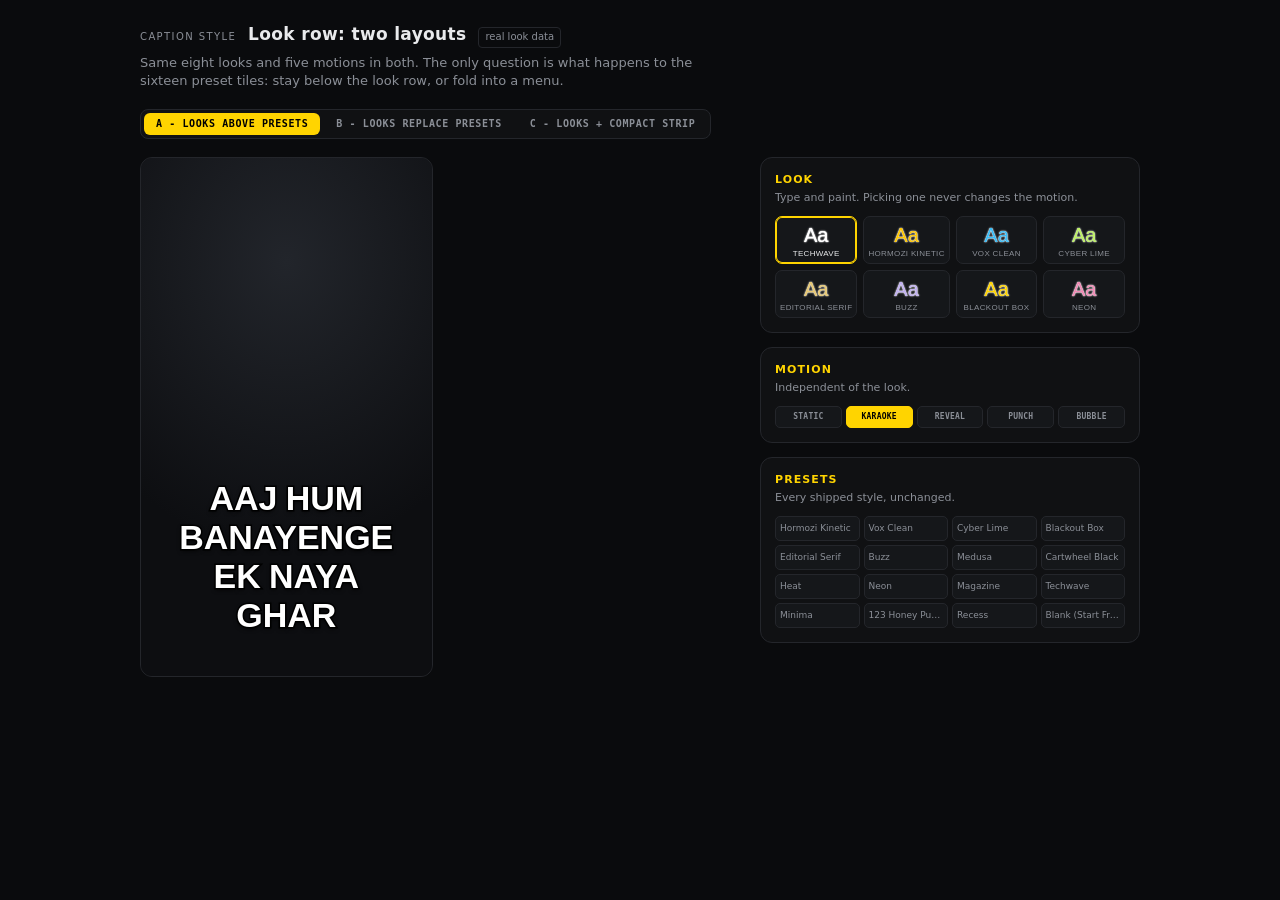
<file: mockups/look-row-options.html>
<!doctype html>
<html lang="en">
<head>
<meta charset="utf-8">
<meta name="viewport" content="width=device-width,initial-scale=1">
<title>Look row - two layouts</title>
<style>
  :root{
    --bg:#0a0b0d; --panel:#101113; --panel-2:#15171a; --panel-3:#1b1d21;
    --line:#24262b; --ink:#e9eaec; --muted:#8b8f97; --accent:#ffd400;
  }
  *{box-sizing:border-box}
  body{margin:0;background:var(--bg);color:var(--ink);
    font:13px/1.45 "Segoe UI",system-ui,sans-serif;-webkit-font-smoothing:antialiased}
  .wrap{max-width:1040px;margin:0 auto;padding:22px 20px 40px}
  header{display:flex;align-items:baseline;gap:12px;margin-bottom:6px}
  .kicker{font-size:10px;letter-spacing:.14em;text-transform:uppercase;color:var(--muted)}
  h1{margin:0;font-size:17px;letter-spacing:.02em}
  .tag{font-size:10px;padding:2px 6px;border:1px solid var(--line);border-radius:4px;color:var(--muted)}
  .sub{color:var(--muted);margin:0 0 18px;max-width:70ch}

  .switch{display:inline-flex;gap:4px;padding:3px;background:var(--panel);border:1px solid var(--line);border-radius:8px;margin-bottom:18px}
  .switch button{padding:6px 12px;font:800 10px/1 "Consolas",monospace;letter-spacing:.06em;
    color:var(--muted);background:none;border:0;border-radius:6px;cursor:pointer}
  .switch button[aria-pressed="true"]{background:var(--accent);color:#000}

  .grid{display:grid;grid-template-columns:1fr 380px;gap:22px;align-items:start}
  @media (max-width:900px){.grid{grid-template-columns:1fr}}

  .stage{position:relative;aspect-ratio:9/16;max-height:520px;background:#141518;border:1px solid var(--line);
    border-radius:12px;overflow:hidden;display:flex;align-items:flex-end;justify-content:center}
  .stage::before{content:"";position:absolute;inset:0;
    background:radial-gradient(120% 80% at 50% 20%,#22252b 0%,#0d0e11 70%)}
  .caption{position:relative;margin-bottom:14%;padding:0 8%;text-align:center;line-height:1.15}
  .caption span{display:inline-block;margin:0 .12em;transition:transform .12s ease}
  .caption .pill{position:absolute;z-index:-1;border-radius:.22em;opacity:0}

  .panel{background:var(--panel);border:1px solid var(--line);border-radius:12px;padding:14px}
  .panel + .panel{margin-top:14px}
  .panel h2{margin:0 0 2px;font-size:11px;letter-spacing:.1em;color:var(--accent);text-transform:uppercase}
  .panel p{margin:0 0 10px;font-size:11px;color:var(--muted)}

  .looks{display:grid;grid-template-columns:repeat(4,1fr);gap:6px}
  .look{background:var(--panel-2);border:1px solid var(--line);border-radius:7px;padding:7px 4px 5px;
    cursor:pointer;text-align:center}
  .look .aa{display:block;font-size:20px;line-height:1.1}
  .look .nm{display:block;margin-top:3px;font-size:8px;letter-spacing:.04em;color:var(--muted);
    text-transform:uppercase;white-space:nowrap;overflow:hidden;text-overflow:ellipsis}
  .look[aria-pressed="true"]{border-color:var(--accent);box-shadow:inset 0 0 0 1px var(--accent)}
  .look[aria-pressed="true"] .nm{color:var(--ink)}

  .modes{display:grid;grid-template-columns:repeat(5,1fr);gap:4px}
  .mode{padding:6px 2px;font:800 8px/1 "Consolas",monospace;letter-spacing:.03em;color:var(--muted);
    background:var(--panel-2);border:1px solid var(--line);border-radius:5px;cursor:pointer}
  .mode[aria-pressed="true"]{background:var(--accent);border-color:var(--accent);color:#000}

  .presets{display:grid;grid-template-columns:repeat(4,1fr);gap:4px}
  .preset{padding:5px 4px;font-size:9px;color:var(--muted);background:var(--panel-2);
    border:1px solid var(--line);border-radius:5px;white-space:nowrap;overflow:hidden;text-overflow:ellipsis}
  .presets.is-strip{grid-template-columns:repeat(8,1fr);gap:3px}
  .presets.is-strip .preset{padding:4px 2px;font-size:7.5px;background:none;border-color:transparent;
    text-align:center;letter-spacing:.02em}
  .presets.is-strip .preset:hover{border-color:var(--line);color:var(--ink)}
  .more{display:flex;gap:6px;align-items:center}
  .more select{flex:1;background:var(--panel-2);color:var(--ink);border:1px solid var(--line);
    border-radius:6px;padding:6px;font:11px "Segoe UI",sans-serif}
  .note{margin-top:8px;font:9px/1.5 "Consolas",monospace;color:var(--muted);opacity:.8}

  .hidden{display:none}
  .cap{font-size:10px;letter-spacing:.1em;text-transform:uppercase;color:var(--muted);margin:0 0 8px}
</style>
</head>
<body>
<div class="wrap">
  <header>
    <span class="kicker">Caption style</span>
    <h1>Look row: two layouts</h1>
    <span class="tag">real look data</span>
  </header>
  <p class="sub">Same eight looks and five motions in both. The only question is what happens to the
    sixteen preset tiles: stay below the look row, or fold into a menu.</p>

  <div class="switch" role="group" aria-label="Layout">
    <button type="button" data-layout="a" aria-pressed="true">A - LOOKS ABOVE PRESETS</button>
    <button type="button" data-layout="b" aria-pressed="false">B - LOOKS REPLACE PRESETS</button>
    <button type="button" data-layout="c" aria-pressed="false">C - LOOKS + COMPACT STRIP</button>
  </div>

  <div class="grid">
    <div class="stage"><div class="caption" id="caption"></div></div>

    <div>
      <div class="panel">
        <h2>Look</h2>
        <p>Type and paint. Picking one never changes the motion.</p>
        <div class="looks" id="looks"></div>
      </div>

      <div class="panel">
        <h2>Motion</h2>
        <p>Independent of the look.</p>
        <div class="modes" id="modes"></div>
      </div>

      <div class="panel" id="presetPanel">
        <h2 id="presetTitle">Presets</h2>
        <p id="presetNote">Every shipped style, unchanged.</p>
        <div class="presets" id="presets"></div>
        <div class="more hidden" id="more">
          <select id="presetSelect"></select>
        </div>
      </div>
    </div>
  </div>
</div>

<script>
var LOOKS = [{"id": "techwave", "name": "Techwave", "font": "Arial Black", "base": "#FFFFFF", "hi": "#FFFFFF", "outline": 6, "shadow": 4, "box": false, "upper": true}, {"id": "hormozi", "name": "Hormozi Kinetic", "font": "Impact", "base": "#FFFFFF", "hi": "#FFC700", "outline": 5, "shadow": 2, "box": false, "upper": true}, {"id": "vox", "name": "Vox Clean", "font": "Segoe UI", "base": "#FFFFFF", "hi": "#38BDF8", "outline": 3, "shadow": 1, "box": false, "upper": false}, {"id": "cyber", "name": "Cyber Lime", "font": "Consolas", "base": "#E5E7EB", "hi": "#BEF264", "outline": 4, "shadow": 2, "box": false, "upper": true}, {"id": "editorial", "name": "Editorial Serif", "font": "Georgia", "base": "#F5F1E8", "hi": "#E7C873", "outline": 2, "shadow": 3, "box": false, "upper": false}, {"id": "buzz", "name": "Buzz", "font": "Arial Black", "base": "#FFFFFF", "hi": "#C0B0F0", "outline": 0, "shadow": 4, "box": false, "upper": true}, {"id": "blackout", "name": "Blackout Box", "font": "Arial Black", "base": "#FFFFFF", "hi": "#FFD400", "outline": 18, "shadow": 0, "box": true, "upper": true}, {"id": "neon", "name": "Neon", "font": "Segoe UI", "base": "#FFFFFF", "hi": "#F08AB5", "outline": 0, "shadow": 4, "box": false, "upper": false}];
var PRESETS = [{"id": "hormozi", "name": "Hormozi Kinetic", "short": "Hormozi"}, {"id": "vox", "name": "Vox Clean", "short": "Vox"}, {"id": "cyber", "name": "Cyber Lime", "short": "Cyber"}, {"id": "blackout", "name": "Blackout Box", "short": "Blackout"}, {"id": "editorial", "name": "Editorial Serif", "short": "Editorial"}, {"id": "buzz", "name": "Buzz", "short": "Buzz"}, {"id": "medusa", "name": "Medusa", "short": "Medusa"}, {"id": "cartwheel", "name": "Cartwheel Black", "short": "Cartwheel"}, {"id": "heat", "name": "Heat", "short": "Heat"}, {"id": "neon", "name": "Neon", "short": "Neon"}, {"id": "magazine", "name": "Magazine", "short": "Magazine"}, {"id": "techwave", "name": "Techwave", "short": "Techwave"}, {"id": "minima", "name": "Minima", "short": "Minima"}, {"id": "honeypunch", "name": "123 Honey Punch", "short": "Honey"}, {"id": "recess", "name": "Recess", "short": "Recess"}, {"id": "blank", "name": "Blank (Start From Scratch)", "short": "Blank"}];

var SENTENCE = ["aaj", "hum", "banayenge", "ek", "naya", "ghar"];
var state = { layout: "a", look: "techwave", motion: "karaoke" };

var $ = function (id) { return document.getElementById(id); };

function look() {
  return LOOKS.filter(function (l) { return l.id === state.look; })[0];
}

function buildLooks() {
  var host = $("looks");
  host.innerHTML = "";
  LOOKS.forEach(function (l) {
    var b = document.createElement("button");
    b.type = "button";
    b.className = "look";
    b.dataset.look = l.id;
    b.setAttribute("aria-pressed", String(l.id === state.look));
    b.innerHTML =
      '<span class="aa" style="font-family:\'' + l.font + '\',sans-serif;color:' + l.hi +
      ';text-shadow:0 0 1px ' + l.base + ',0 0 2px ' + l.base + '">Aa</span>' +
      '<span class="nm">' + l.name + '</span>';
    b.addEventListener("click", function () { state.look = l.id; buildLooks(); render(); });
    host.appendChild(b);
  });
}

function buildModes() {
  var host = $("modes");
  var MODES = [
    ["static", "STATIC"], ["karaoke", "KARAOKE"], ["reveal", "REVEAL"],
    ["punch", "PUNCH"], ["bubble", "BUBBLE"]
  ];
  host.innerHTML = "";
  MODES.forEach(function (m) {
    var b = document.createElement("button");
    b.type = "button";
    b.className = "mode";
    b.dataset.mode = m[0];
    b.textContent = m[1];
    b.setAttribute("aria-pressed", String(m[0] === state.motion));
    b.addEventListener("click", function () { state.motion = m[0]; buildModes(); render(); });
    host.appendChild(b);
  });
}

function buildPresets() {
  var host = $("presets");
  host.innerHTML = "";
  PRESETS.forEach(function (p) {
    var d = document.createElement("div");
    d.className = "preset";
    d.dataset.full = p.name;
    d.dataset.short = p.short;
    d.textContent = p.name;
    host.appendChild(d);
  });
  var sel = $("presetSelect");
  sel.innerHTML = PRESETS.map(function (p) {
    return '<option>' + p.name + '</option>';
  }).join("");
}

function setLayout(id) {
  state.layout = id;
  document.querySelectorAll(".switch button").forEach(function (b) {
    b.setAttribute("aria-pressed", String(b.dataset.layout === id));
  });
  var a = id === "a";
  var c = id === "c";
  $("presets").classList.toggle("hidden", id === "b");
  $("presets").classList.toggle("is-strip", c);
  $("more").classList.toggle("hidden", id !== "b");
  $("presetTitle").textContent = id === "b" ? "More presets" : "Presets";
  $("presetNote").textContent = id === "b"
    ? "The sixteen tiles fold into a menu; the eight looks cover the common case."
    : c
      ? "A quiet strip: all sixteen names, two rows. The look row does the visual browsing."
      : "Every shipped style, unchanged.";
  document.querySelectorAll(".preset").forEach(function (p) {
    p.textContent = c ? p.dataset.short : p.dataset.full;
    p.title = p.dataset.full;
  });
}

function render() {
  var l = look();
  var cap = $("caption");
  var spoken = 2;
  cap.style.fontFamily = "'" + l.font + "',sans-serif";
  cap.style.fontSize = "34px";
  cap.style.fontWeight = "700";
  cap.style.textTransform = l.upper ? "uppercase" : "none";
  cap.innerHTML = "";

  SENTENCE.forEach(function (word, i) {
    var span = document.createElement("span");
    span.textContent = word;
    var isSpoken = i <= spoken;
    var isCurrent = i === spoken;
    span.style.color = isSpoken ? l.hi : l.base;
    span.style.webkitTextStroke = l.outline ? (l.outline / 2) + "px #000" : "0";
    span.style.paintOrder = "stroke fill";
    span.style.textShadow = l.shadow ? "0 " + (l.shadow / 2) + "px " + l.shadow + "px rgba(0,0,0,.75)" : "none";
    if (l.box) {
      span.style.background = "#000";
      span.style.padding = ".08em .18em";
      span.style.borderRadius = ".1em";
    }
    if (state.motion === "punch" && isCurrent) span.style.transform = "scale(1.5)";
    if (state.motion === "bubble" && isCurrent) {
      span.style.background = l.hi;
      span.style.color = "#000";
      span.style.padding = ".1em .22em";
      span.style.borderRadius = ".24em";
      span.style.webkitTextStroke = "0";
    }
    if (state.motion === "static") span.style.color = l.base;
    if (state.motion === "reveal") span.style.color = isSpoken ? l.hi : l.base;
    cap.appendChild(span);
  });
}

buildLooks();
buildModes();
buildPresets();
setLayout("a");
render();
document.querySelectorAll(".switch button").forEach(function (b) {
  b.addEventListener("click", function () { setLayout(b.dataset.layout); });
});
</script>
</body>
</html>
</file>
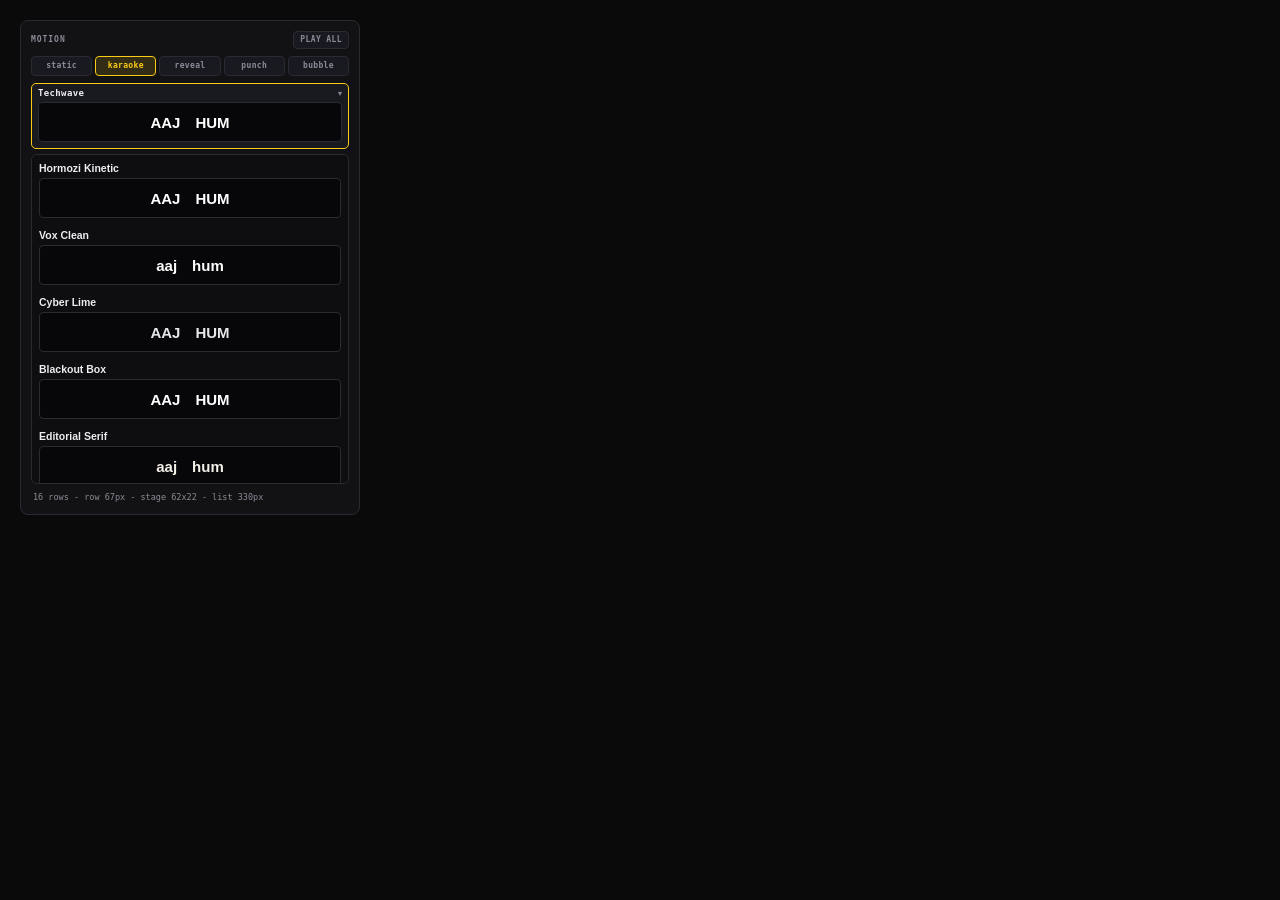
<file: mockups/picker-motion-preview.html>
<!DOCTYPE html>
<html lang="en">
<head>
<meta charset="UTF-8">
<title>Style picker - motion preview</title>
<style>
  :root {
    --bg: #0a0a0b; --panel: #121214; --panel-2: #191920; --line: #2a2a33;
    --ink: #ececf1; --muted: #8b8b98; --accent: #facc15;
  }
  * { box-sizing: border-box; }
  body {
    margin: 0; padding: 20px; background: var(--bg); color: var(--ink);
    font: 12px/1.4 "Segoe UI", system-ui, sans-serif;
  }
  .panel {
    width: 340px; background: var(--panel); border: 1px solid var(--line);
    border-radius: 8px; padding: 10px;
  }
  .head { display: flex; align-items: center; gap: 8px; margin-bottom: 7px; }
  .head .label {
    font: 800 8px/1 "Consolas", monospace; letter-spacing: .12em;
    color: var(--muted); flex: 1;
  }
  .toggle {
    font: 800 8px/1 "Consolas", monospace; letter-spacing: .05em;
    padding: 4px 6px; border-radius: 4px; cursor: pointer;
    background: var(--panel-2); color: var(--muted); border: 1px solid var(--line);
  }
  .toggle[aria-pressed="true"] { color: var(--accent); border-color: var(--accent); }
  .motions { display: flex; gap: 3px; margin-bottom: 7px; }
  .motion {
    flex: 1; font: 800 8px/1 "Consolas", monospace; letter-spacing: .04em;
    padding: 5px 2px; border-radius: 4px; cursor: pointer;
    background: var(--panel-2); color: var(--muted); border: 1px solid var(--line);
  }
  .motion[aria-pressed="true"] { background: rgba(250, 204, 21, .14); color: var(--accent); border-color: var(--accent); }
  .trigger {
    display: block; width: 100%; margin-bottom: 5px;
    padding: 5px 6px 6px; background: var(--panel-2); border: 1px solid var(--accent);
    border-radius: 5px; text-align: left; color: var(--ink); cursor: pointer;
  }
  .trigger .top { display: flex; align-items: baseline; gap: 6px; margin-bottom: 4px; }
  .trigger .nm { flex: 1; font: 800 9px/1 "Consolas", monospace; letter-spacing: .04em; }
  .trigger .chev { color: var(--muted); font-size: 8px; }
  .list {
    border: 1px solid var(--line); border-radius: 6px; padding: 2px;
    background: #0e0e11; max-height: 330px; overflow: auto;
  }
  .row {
    display: block; width: 100%;
    padding: 5px 5px 6px; border: 0; border-radius: 4px; background: none;
    color: var(--ink); text-align: left; cursor: pointer;
  }
  .row:hover, .row[aria-selected="true"] { background: rgba(255, 255, 255, .06); }
  .row b {
    display: block; margin-bottom: 4px;
    font-size: 10.5px; font-weight: 600; white-space: nowrap; overflow: hidden; text-overflow: ellipsis;
  }

  .stage {
    --base: #fff; --accent: #ffc700; --back: #101010;
    display: flex; align-items: center; justify-content: center; gap: 7px;
    width: 100%; height: 40px; padding: 0 10px;
    overflow: hidden; white-space: nowrap;
    border: 1px solid var(--line); border-radius: 4px; background: #07070a;
  }
  .word {
    font-size: 15px; line-height: 1; padding: 2px 4px; border-radius: 3px;
    color: var(--base);
    background-image: linear-gradient(var(--accent), var(--accent));
    background-repeat: no-repeat; background-position: 0 50%; background-size: 0 100%;
  }
  .row:hover .word,
  .row[aria-selected="true"] .word,
  body.always .word {
    animation-name: var(--anim);
    animation-duration: 2.6s;
    animation-delay: calc(var(--i, 0) * .5s);
    animation-iteration-count: infinite;
    animation-fill-mode: both;
  }
  @keyframes picker-karaoke {
    0% { color: var(--base); }
    12%, 72% { color: var(--accent); }
    88%, 100% { color: var(--base); }
  }
  @keyframes picker-word-pop {
    0% { opacity: 0; transform: scale(.72); color: var(--accent); }
    10% { opacity: 1; transform: scale(1.16); }
    18%, 76% { opacity: 1; transform: scale(1); color: var(--accent); }
    88%, 100% { opacity: 0; transform: scale(.96); color: var(--accent); }
  }
  @keyframes picker-reveal {
    0% { opacity: 0; transform: translateY(6px) scale(.92); }
    14%, 78% { opacity: 1; transform: none; }
    90%, 100% { opacity: 0; transform: translateY(0) scale(.98); }
  }
  @keyframes picker-punch {
    0%, 100% { transform: scale(1); color: var(--base); }
    8% { transform: scale(1.32); color: var(--accent); }
    22%, 74% { transform: scale(1); color: var(--accent); }
    86% { color: var(--base); }
  }
  @keyframes picker-bubble {
    0% { background-size: 0 100%; color: var(--base); }
    12%, 76% { background-size: 100% 100%; color: var(--back); }
    90%, 100% { background-size: 0 100%; color: var(--base); }
  }
  @media (prefers-reduced-motion: reduce) {
    .word { animation: none !important; }
  }

  .note { margin: 7px 2px 0; font: 8.5px/1.5 "Consolas", monospace; color: var(--muted); }
</style>
</head>
<body>
<div class="panel">
  <div class="head">
    <span class="label">MOTION</span>
    <button class="toggle" id="always" type="button" aria-pressed="false">PLAY ALL</button>
  </div>
  <div class="motions" id="motions"></div>
  <button class="trigger" type="button">
    <span class="top">
      <span class="nm" id="triggerName"></span>
      <span class="chev">▾</span>
    </span>
    <span id="triggerStage"></span>
  </button>
  <div class="list" id="list" role="listbox" aria-label="Presets"></div>
  <div class="note" id="facts"></div>
</div>

<script>
var PRESETS = [{"id": "hormozi", "name": "Hormozi Kinetic", "font": "Impact", "base": "#FFFFFF", "accent": "#FFC700", "back": "#00000080", "bold": true, "upper": true, "motion": "static"}, {"id": "vox", "name": "Vox Clean", "font": "Segoe UI", "base": "#FFFFFF", "accent": "#38BDF8", "back": "#00000080", "bold": true, "upper": false, "motion": "static"}, {"id": "cyber", "name": "Cyber Lime", "font": "Consolas", "base": "#E5E7EB", "accent": "#BEF264", "back": "#00000080", "bold": true, "upper": true, "motion": "static"}, {"id": "blackout", "name": "Blackout Box", "font": "Arial Black", "base": "#FFFFFF", "accent": "#FFD400", "back": "#000000", "bold": true, "upper": true, "motion": "static"}, {"id": "editorial", "name": "Editorial Serif", "font": "Georgia", "base": "#F5F1E8", "accent": "#E7C873", "back": "#00000080", "bold": true, "upper": false, "motion": "static"}, {"id": "buzz", "name": "Buzz", "font": "Arial Black", "base": "#FFFFFF", "accent": "#C0B0F0", "back": "#00000080", "bold": true, "upper": true, "motion": "static"}, {"id": "medusa", "name": "Medusa", "font": "Arial Black", "base": "#FFFFFF", "accent": "#3BE80D", "back": "#000000E6", "bold": true, "upper": true, "motion": "static"}, {"id": "cartwheel", "name": "Cartwheel Black", "font": "Arial Black", "base": "#FFFFFF", "accent": "#8A16F0", "back": "#000000E6", "bold": true, "upper": true, "motion": "static"}, {"id": "heat", "name": "Heat", "font": "Arial Black", "base": "#FF1A1A", "accent": "#FF5A1F", "back": "#00000080", "bold": true, "upper": false, "motion": "static"}, {"id": "neon", "name": "Neon", "font": "Segoe UI", "base": "#FFFFFF", "accent": "#F08AB5", "back": "#00000080", "bold": true, "upper": false, "motion": "static"}, {"id": "magazine", "name": "Magazine", "font": "Segoe UI", "base": "#FFFFFF", "accent": "#F5E63D", "back": "#00000080", "bold": true, "upper": false, "motion": "static"}, {"id": "techwave", "name": "Techwave", "font": "Arial Black", "base": "#FFFFFF", "accent": "#FFFFFF", "back": "#00000080", "bold": true, "upper": true, "motion": "static"}, {"id": "minima", "name": "Minima", "font": "Segoe UI", "base": "#FFFFFF", "accent": "#FFFFFF", "back": "#00000080", "bold": true, "upper": false, "motion": "static"}, {"id": "honeypunch", "name": "123 Honey Punch", "font": "Arial", "base": "#FFFFFF", "accent": "#F6C83E", "back": "#00000080", "bold": true, "upper": false, "motion": "word-pop"}, {"id": "recess", "name": "Recess", "font": "Arial Black", "base": "#FFFFFF", "accent": "#FFFFFF", "back": "#00000000", "bold": true, "upper": true, "motion": "word-pop"}, {"id": "blank", "name": "Blank (Start From Scratch)", "font": "Segoe UI", "base": "#FFFFFF", "accent": "#FFFFFF", "back": "#00000080", "bold": true, "upper": false, "motion": "static"}];
var MOTIONS = ["static", "karaoke", "reveal", "punch", "bubble"];
var ANIM = {
  "word-pop": "picker-word-pop",
  karaoke: "picker-karaoke",
  reveal: "picker-reveal",
  punch: "picker-punch",
  bubble: "picker-bubble"
};
var state = { motion: "karaoke", selected: "techwave" };

var $ = function (id) { return document.getElementById(id); };

function stageFor(preset, motion) {
  var stage = document.createElement("span");
  stage.className = "stage";
  stage.style.setProperty("--base", preset.base);
  stage.style.setProperty("--accent", preset.accent);
  stage.style.setProperty("--back", preset.back);
  stage.style.fontFamily = "'" + preset.font + "', sans-serif";
  stage.style.fontWeight = preset.bold ? "900" : "700";
  var sample = preset.upper ? "AAJ HUM" : "aaj hum";
  var anim = ANIM[motion] || ANIM[preset.motion];
  sample.split(" ").forEach(function (text, i) {
    var w = document.createElement("span");
    w.className = "word";
    w.textContent = text;
    w.style.setProperty("--i", String(i));
    if (anim) w.style.setProperty("--anim", anim);
    stage.appendChild(w);
  });
  return stage;
}

function buildMotions() {
  var host = $("motions");
  host.textContent = "";
  MOTIONS.forEach(function (m) {
    var b = document.createElement("button");
    b.type = "button";
    b.className = "motion";
    b.textContent = m;
    b.setAttribute("aria-pressed", String(m === state.motion));
    b.addEventListener("click", function () {
      state.motion = m;
      buildMotions();
      buildList();
      buildTrigger();
    });
    host.appendChild(b);
  });
}

function buildList() {
  var host = $("list");
  host.textContent = "";
  PRESETS.forEach(function (p) {
    var row = document.createElement("button");
    row.type = "button";
    row.className = "row";
    row.setAttribute("role", "option");
    row.setAttribute("aria-selected", String(p.id === state.selected));
    row.title = p.name + " - " + p.font;
    var b = document.createElement("b");
    b.textContent = p.name;
    row.appendChild(b);
    row.appendChild(stageFor(p, state.motion));
    row.addEventListener("click", function () {
      state.selected = p.id;
      buildList();
      buildTrigger();
    });
    host.appendChild(row);
  });
  var row = host.querySelector(".row");
  $("facts").textContent =
    PRESETS.length + " rows - row " + Math.round(row.getBoundingClientRect().height) +
    "px - stage 62x22 - list " + Math.round(host.getBoundingClientRect().height) + "px";
}

function buildTrigger() {
  var p = PRESETS.filter(function (x) { return x.id === state.selected; })[0];
  var host = $("triggerStage");
  host.textContent = "";
  host.appendChild(stageFor(p, state.motion));
  $("triggerName").textContent = p.name;
}

$("always").addEventListener("click", function () {
  var on = document.body.classList.toggle("always");
  this.setAttribute("aria-pressed", String(on));
});

buildMotions();
buildList();
buildTrigger();
</script>
</body>
</html>
</file>
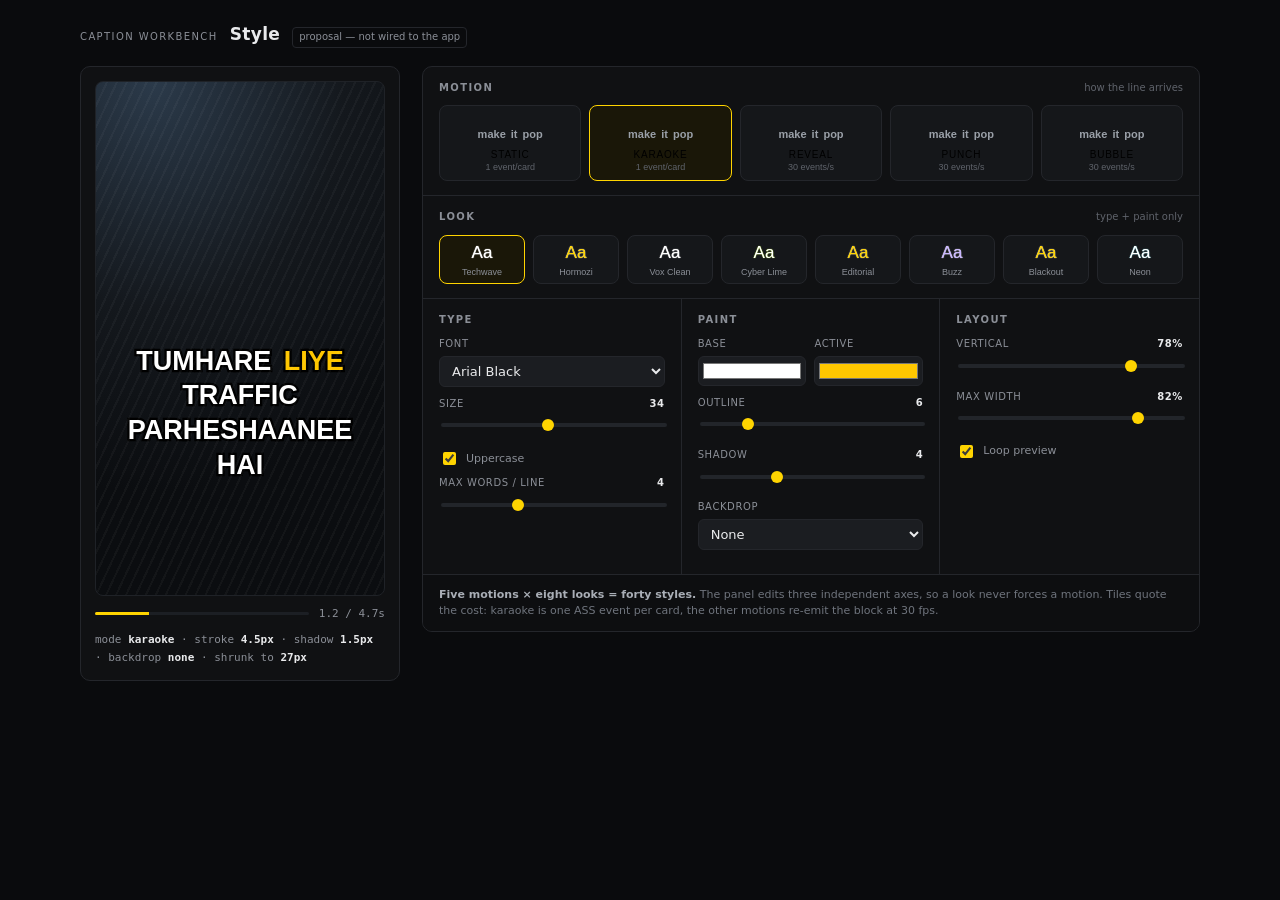
<file: mockups/style-panel.html>
<!doctype html>
<html lang="en">
<head>
<meta charset="utf-8">
<meta name="viewport" content="width=device-width,initial-scale=1">
<title>Caption Style — proposed panel</title>
<style>
  :root{
    --bg:#0a0b0d; --panel:#101113; --panel-2:#15171a; --panel-3:#1b1d21;
    --line:#24262b; --ink:#e9eaec; --muted:#8b8f97; --accent:#ffd400;
  }
  *{box-sizing:border-box}
  html,body{height:100%}
  body{
    margin:0;background:var(--bg);color:var(--ink);
    font:13px/1.45 "Segoe UI",system-ui,sans-serif;
    -webkit-font-smoothing:antialiased;
  }
  .wrap{max-width:1160px;margin:0 auto;padding:22px 20px 40px}

  /* ---------- header ---------- */
  header{display:flex;align-items:baseline;gap:12px;margin-bottom:18px}
  .kicker{font-size:10px;letter-spacing:.14em;text-transform:uppercase;color:var(--muted)}
  h1{margin:0;font-size:17px;letter-spacing:.02em}
  .tag{font-size:10px;padding:2px 6px;border:1px solid var(--line);border-radius:4px;color:var(--muted)}

  /* ---------- layout ---------- */
  .grid{display:grid;grid-template-columns:320px 1fr;gap:22px;align-items:start}
  @media (max-width:900px){.grid{grid-template-columns:1fr}}

  /* ---------- stage ---------- */
  .stage{background:var(--panel);border:1px solid var(--line);border-radius:10px;padding:14px}
  .phone{
    position:relative;width:100%;aspect-ratio:9/16;border-radius:8px;overflow:hidden;
    background:
      radial-gradient(120% 80% at 20% 0%,#2b3a4a 0%,#14181d 55%,#0b0d10 100%);
    border:1px solid #1f2227;
  }
  .phone::after{
    content:"";position:absolute;inset:0;pointer-events:none;
    background:repeating-linear-gradient(115deg,rgba(255,255,255,.035) 0 2px,transparent 2px 9px);
  }
  .caption{
    position:absolute;left:8%;right:8%;text-align:center;
    display:flex;flex-wrap:wrap;justify-content:center;gap:0 .34em;
    line-height:1.28;
  }
  .caption .w{display:inline-block;transition:color .12s,opacity .15s,transform .12s,background .12s;
    padding:0 .06em;border-radius:.22em}
  .boxed{padding:.22em .5em;border-radius:.34em}

  .transport{display:flex;align-items:center;gap:10px;margin-top:12px}
  .bar{flex:1;height:3px;background:#1c1f24;border-radius:2px;overflow:hidden}
  .bar i{display:block;height:100%;width:0;background:var(--accent)}
  .clock{font:11px/1 ui-monospace,Consolas,monospace;color:var(--muted);min-width:64px;text-align:right}
  .spec{margin-top:12px;font:11px/1.6 ui-monospace,Consolas,monospace;color:var(--muted)}
  .spec b{color:var(--ink);font-weight:600}

  /* ---------- panel ---------- */
  .panel{background:var(--panel);border:1px solid var(--line);border-radius:10px;overflow:hidden}
  .sect{border-bottom:1px solid var(--line);padding:14px 16px}
  .sect:last-child{border-bottom:0}
  .sect h2{
    margin:0 0 10px;font-size:10px;letter-spacing:.14em;text-transform:uppercase;
    color:var(--muted);display:flex;justify-content:space-between;align-items:center;
  }
  .sect h2 span{letter-spacing:0;text-transform:none;font-weight:400;color:#5f636b}

  /* motion tiles */
  .modes{display:grid;grid-template-columns:repeat(5,1fr);gap:8px}
  .mode{
    position:relative;background:var(--panel-2);border:1px solid var(--line);border-radius:8px;
    padding:22px 6px 8px;cursor:pointer;text-align:center;transition:border-color .12s,background .12s;
  }
  .mode:hover{border-color:#3a3d44}
  .mode[aria-pressed="true"]{border-color:var(--accent);background:#1a1708}
  .mode .mini{display:block;font:900 11px/1.2 "Arial Black",sans-serif;color:#9aa0a8;margin-bottom:8px;
    white-space:nowrap;overflow:hidden;text-overflow:ellipsis}
  .mode .mini .w{display:inline-block;padding:0 1px}
  .mode .name{display:block;font-size:10px;letter-spacing:.08em;text-transform:uppercase}
  .mode .cost{display:block;font-size:9px;color:#5f636b;margin-top:2px;letter-spacing:0}

  @keyframes t-karaoke{0%,18%{color:#5a5f68}38%,100%{color:var(--accent)}}
  @keyframes t-reveal{0%,12%{opacity:0}34%,100%{opacity:1}}
  @keyframes t-punch{0%,18%{transform:scale(1)}38%,64%{transform:scale(1.5)}100%{transform:scale(1)}}
  @keyframes t-bubble{0%,18%{background:transparent;color:#5a5f68}38%,100%{background:var(--accent);color:#0a0b0d}}

  /* look chips */
  .looks{display:grid;grid-template-columns:repeat(8,1fr);gap:8px}
  .look{
    background:var(--panel-2);border:1px solid var(--line);border-radius:8px;padding:8px 4px 6px;
    cursor:pointer;text-align:center;transition:border-color .12s;
  }
  .look:hover{border-color:#3a3d44}
  .look[aria-pressed="true"]{border-color:var(--accent);background:#1a1708}
  .look .aa{display:block;font-size:17px;line-height:1;margin-bottom:6px}
  .look .nm{display:block;font-size:9px;color:var(--muted);white-space:nowrap;overflow:hidden;text-overflow:ellipsis}

  /* controls */
  .groups{display:grid;grid-template-columns:repeat(3,1fr);gap:0}
  @media (max-width:760px){.groups{grid-template-columns:1fr}.looks{grid-template-columns:repeat(4,1fr)}.modes{grid-template-columns:repeat(2,1fr)}}
  .group{padding:14px 16px;border-right:1px solid var(--line)}
  .group:last-child{border-right:0}
  .group h3{margin:0 0 10px;font-size:10px;letter-spacing:.14em;text-transform:uppercase;color:var(--muted)}
  .field{display:block;margin-bottom:10px}
  .field .lab{display:flex;justify-content:space-between;font-size:10px;letter-spacing:.06em;
    text-transform:uppercase;color:var(--muted);margin-bottom:4px}
  .field .lab b{color:var(--ink);font-weight:600;font-variant-numeric:tabular-nums}
  select,input[type="text"],input[type="color"]{
    width:100%;background:var(--panel-3);color:var(--ink);border:1px solid var(--line);
    border-radius:6px;padding:6px 8px;font:inherit;outline:none;
  }
  select:focus,input:focus{border-color:#4a4e57}
  input[type="color"]{padding:2px;height:30px;cursor:pointer}
  input[type="range"]{-webkit-appearance:none;width:100%;height:16px;background:transparent;cursor:pointer}
  input[type="range"]::-webkit-slider-runnable-track{height:4px;background:#22252a;border-radius:2px}
  input[type="range"]::-webkit-slider-thumb{-webkit-appearance:none;width:12px;height:12px;margin-top:-4px;
    border-radius:50%;background:var(--accent);border:0}
  .row2{display:grid;grid-template-columns:1fr 1fr;gap:8px}
  .check{display:flex;align-items:center;gap:7px;font-size:11px;color:var(--muted);margin-bottom:8px;cursor:pointer}
  .check input{accent-color:var(--accent)}

  .note{padding:12px 16px;font-size:11px;color:#6f747d;border-top:1px solid var(--line);background:#0d0e10}
  .note b{color:#a9aeb6;font-weight:600}
</style>
</head>
<body>
<div class="wrap">
  <header>
    <span class="kicker">Caption Workbench</span>
    <h1>Style</h1>
    <span class="tag">proposal — not wired to the app</span>
  </header>

  <div class="grid">
    <!-- ---------------- stage ---------------- -->
    <section class="stage">
      <div class="phone">
        <div class="caption" id="caption"></div>
      </div>
      <div class="transport">
        <div class="bar"><i id="progress"></i></div>
        <span class="clock" id="clock">0.0 / 5.4s</span>
      </div>
      <div class="spec" id="spec"></div>
    </section>

    <!-- ---------------- panel ---------------- -->
    <section class="panel">

      <div class="sect">
        <h2>Motion <span>how the line arrives</span></h2>
        <div class="modes" id="modes"></div>
      </div>

      <div class="sect">
        <h2>Look <span>type + paint only</span></h2>
        <div class="looks" id="looks"></div>
      </div>

      <div class="groups">
        <div class="group">
          <h3>Type</h3>
          <label class="field">
            <span class="lab">Font</span>
            <select id="font">
              <option>Arial Black</option>
              <option>Impact</option>
              <option>Segoe UI</option>
              <option>Consolas</option>
              <option>Georgia</option>
              <option>Verdana</option>
              <option>Trebuchet MS</option>
            </select>
          </label>
          <label class="field">
            <span class="lab">Size <b id="sizeVal">34</b></span>
            <input type="range" id="size" min="16" max="54" value="34">
          </label>
          <label class="check"><input type="checkbox" id="upper" checked> Uppercase</label>
          <label class="field">
            <span class="lab">Max words / line <b id="wordsVal">4</b></span>
            <input type="range" id="words" min="2" max="8" value="4">
          </label>
        </div>

        <div class="group">
          <h3>Paint</h3>
          <div class="row2">
            <label class="field"><span class="lab">Base</span><input type="color" id="base" value="#ffffff"></label>
            <label class="field"><span class="lab">Active</span><input type="color" id="highlight" value="#ffc700"></label>
          </div>
          <label class="field">
            <span class="lab">Outline <b id="outlineVal">6</b></span>
            <input type="range" id="outline" min="0" max="30" value="6">
          </label>
          <label class="field">
            <span class="lab">Shadow <b id="shadowVal">4</b></span>
            <input type="range" id="shadow" min="0" max="12" value="4">
          </label>
          <label class="field">
            <span class="lab">Backdrop</span>
            <select id="backdrop">
              <option value="none">None</option>
              <option value="box">Box</option>
              <option value="pill">Pill</option>
            </select>
          </label>
        </div>

        <div class="group">
          <h3>Layout</h3>
          <label class="field">
            <span class="lab">Vertical <b id="vertVal">78%</b></span>
            <input type="range" id="vertical" min="30" max="92" value="78">
          </label>
          <label class="field">
            <span class="lab">Max width <b id="widthVal">82%</b></span>
            <input type="range" id="width" min="40" max="92" value="82">
          </label>
          <label class="check"><input type="checkbox" id="loop" checked> Loop preview</label>
        </div>
      </div>

      <div class="note">
        <b>Five motions × eight looks = forty styles.</b> The panel edits three independent axes,
        so a look never forces a motion. Tiles quote the cost: karaoke is one ASS event per card,
        the other motions re-emit the block at 30 fps.
      </div>
    </section>
  </div>
</div>

<script>
(function () {
  "use strict";

  var SENTENCE = ["tumhare", "liye", "traffic", "parheshaanee", "hai"];
  var WORD_SEC = 0.62;
  var HOLD_SEC = 1.6;

  var MODES = [
    { id: "static",  name: "Static",  cost: "1 event/card" },
    { id: "karaoke", name: "Karaoke", cost: "1 event/card" },
    { id: "reveal",  name: "Reveal",  cost: "30 events/s" },
    { id: "punch",   name: "Punch",   cost: "30 events/s" },
    { id: "bubble",  name: "Bubble",  cost: "30 events/s" }
  ];

  var LOOKS = [
    { id: "techwave", name: "Techwave",  font: "Arial Black",  base: "#ffffff", hi: "#ffffff", outline: 6, shadow: 4, backdrop: "none", upper: true },
    { id: "hormozi",  name: "Hormozi",   font: "Impact",       base: "#ffffff", hi: "#ffd400", outline: 4, shadow: 3, backdrop: "none", upper: true },
    { id: "vox",      name: "Vox Clean", font: "Segoe UI",     base: "#f2f2f2", hi: "#ffffff", outline: 0, shadow: 2, backdrop: "none", upper: false },
    { id: "cyber",    name: "Cyber Lime",font: "Consolas",     base: "#c9ff3d", hi: "#ffffff", outline: 3, shadow: 4, backdrop: "none", upper: true },
    { id: "editorial",name: "Editorial", font: "Georgia",      base: "#f5efe2", hi: "#ffd400", outline: 2, shadow: 3, backdrop: "none", upper: false },
    { id: "buzz",     name: "Buzz",      font: "Arial Black",  base: "#ffffff", hi: "#c9b6ff", outline: 0, shadow: 4, backdrop: "none", upper: true },
    { id: "blackout", name: "Blackout",  font: "Arial Black",  base: "#ffffff", hi: "#ffd400", outline: 0, shadow: 0, backdrop: "box",  upper: true },
    { id: "neon",     name: "Neon",      font: "Segoe UI",     base: "#8ef4ff", hi: "#ffffff", outline: 2, shadow: 5, backdrop: "none", upper: true }
  ];

  var state = {
    mode: "karaoke",
    look: "techwave",
    font: "Arial Black",
    size: 34,
    upper: true,
    maxWords: 4,
    base: "#ffffff",
    highlight: "#ffc700",
    outline: 6,
    shadow: 4,
    backdrop: "none",
    vertical: 78,
    width: 82,
    loop: true
  };

  var $ = function (id) { return document.getElementById(id); };
  var caption = $("caption");
  var words = [];        // live spans
  var duration = SENTENCE.length * WORD_SEC + HOLD_SEC;
  var started = performance.now();

  /* ---------------- build the two pickers ---------------- */

  function buildModes() {
    var host = $("modes");
    MODES.forEach(function (m) {
      var b = document.createElement("button");
      b.type = "button";
      b.className = "mode";
      b.dataset.mode = m.id;
      b.setAttribute("aria-pressed", String(m.id === state.mode));
      b.innerHTML =
        '<span class="mini" data-mini="' + m.id + '">' +
          '<span class="w">make</span> <span class="w">it</span> <span class="w">pop</span>' +
        '</span>' +
        '<span class="name">' + m.name + '</span>' +
        '<span class="cost">' + m.cost + '</span>';
      b.addEventListener("click", function () { setMode(m.id); });
      host.appendChild(b);
    });
    applyMiniAnimations();
  }

  function applyMiniAnimations() {
    MODES.forEach(function (m) {
      var mini = document.querySelector('[data-mini="' + m.id + '"]');
      if (!mini) return;
      var spans = mini.querySelectorAll(".w");
      spans.forEach(function (span, i) {
        span.style.animation = "";
        if (m.id === "static") return;
        span.style.animation = "t-" + m.id + " 2.6s " + (i * 0.16) + "s infinite";
      });
    });
  }

  function buildLooks() {
    var host = $("looks");
    LOOKS.forEach(function (l) {
      var b = document.createElement("button");
      b.type = "button";
      b.className = "look";
      b.dataset.look = l.id;
      b.setAttribute("aria-pressed", String(l.id === state.look));
      b.innerHTML =
        '<span class="aa" style="font-family:\'' + l.font + '\',sans-serif;' +
          'color:' + l.hi + ';text-shadow:0 0 1px ' + l.base + '">Aa</span>' +
        '<span class="nm">' + l.name + '</span>';
      b.addEventListener("click", function () { applyLook(l.id); });
      host.appendChild(b);
    });
  }

  /* ---------------- state changes ---------------- */

  function setMode(id) {
    state.mode = id;
    document.querySelectorAll(".mode").forEach(function (b) {
      b.setAttribute("aria-pressed", String(b.dataset.mode === id));
    });
    render();
  }

  function applyLook(id) {
    var l = LOOKS.filter(function (x) { return x.id === id; })[0];
    if (!l) return;
    state.look = id;
    state.font = l.font;
    state.base = l.base;
    state.highlight = l.hi;
    state.outline = l.outline;
    state.shadow = l.shadow;
    state.backdrop = l.backdrop;
    state.upper = l.upper;
    document.querySelectorAll(".look").forEach(function (b) {
      b.setAttribute("aria-pressed", String(b.dataset.look === id));
    });
    syncInputs();
    render();
  }

  function syncInputs() {
    $("font").value = state.font;
    $("size").value = state.size;
    $("upper").checked = state.upper;
    $("words").value = state.maxWords;
    $("base").value = state.base;
    $("highlight").value = state.highlight;
    $("outline").value = state.outline;
    $("shadow").value = state.shadow;
    $("backdrop").value = state.backdrop;
    $("vertical").value = state.vertical;
    $("width").value = state.width;
    paintLabels();
  }

  function paintLabels() {
    $("sizeVal").textContent = state.size;
    $("wordsVal").textContent = state.maxWords;
    $("outlineVal").textContent = state.outline;
    $("shadowVal").textContent = state.shadow;
    $("vertVal").textContent = state.vertical + "%";
    $("widthVal").textContent = state.width + "%";
  }

  /* ---------------- render ---------------- */

  // Same mapping the app uses: ASS units scaled by preview em / base em.
  function metrics(size) {
    var scale = size / 72;
    return {
      stroke: Math.round(2 * state.outline * scale * 100) / 100,
      shadow: Math.round(state.shadow * scale * 100) / 100
    };
  }

  // The app shrinks a word that cannot wrap rather than letting it run off the
  // frame; the mockup does the same so the phone never clips.
  function fitSize() {
    var phone = document.querySelector(".phone");
    var allowed = phone.clientWidth * (state.width / 100) - 4;
    var size = state.size;
    var guard = 0;
    while (size > 14 && guard++ < 40) {
      caption.style.fontSize = size + "px";
      var widest = 0;
      words.forEach(function (span) {
        widest = Math.max(widest, span.getBoundingClientRect().width);
      });
      if (widest <= allowed) break;
      size -= 1;
    }
    caption.style.fontSize = size + "px";
    return size;
  }

  function render() {
    var box = state.backdrop === "box";

    caption.style.bottom = (100 - state.vertical) + "%";
    caption.style.maxWidth = state.width + "%";
    caption.style.left = "50%";
    caption.style.right = "auto";
    caption.style.transform = "translateX(-50%)";
    caption.style.fontFamily = '"' + state.font + '",sans-serif';
    caption.style.fontWeight = state.font === "Georgia" || state.font === "Segoe UI" ? 700 : 900;
    caption.style.fontSize = state.size + "px";
    caption.style.textTransform = state.upper ? "uppercase" : "none";

    caption.classList.toggle("boxed", box);
    caption.style.background = box ? "rgba(8,9,11,.92)" : "transparent";
    caption.style.border = box ? "1px solid rgba(255,255,255,.16)" : "none";
    caption.style.padding = box ? ".2em .45em" : "0";

    caption.innerHTML = "";
    words = SENTENCE.map(function (text) {
      var span = document.createElement("span");
      span.className = "w";
      span.textContent = text;
      span.style.color = state.base;
      caption.appendChild(span);
      return span;
    });

    var fitted = fitSize();
    var m = metrics(fitted);
    words.forEach(function (span) {
      span.style.webkitTextStroke = m.stroke > 0 && !box ? m.stroke + "px #000" : "0";
      span.style.paintOrder = "stroke fill";
      span.style.textShadow = m.shadow > 0 && !box
        ? m.shadow + "px " + m.shadow + "px 0 rgba(0,0,0,.5)"
        : "none";
    });

    $("spec").innerHTML =
      "mode <b>" + state.mode + "</b> · stroke <b>" + m.stroke + "px</b>" +
      " · shadow <b>" + m.shadow + "px</b> · backdrop <b>" + state.backdrop + "</b>" +
      (fitted < state.size ? " · shrunk to <b>" + fitted + "px</b>" : "");
  }

  /* ---------------- playback ---------------- */

  function tick(now) {
    var t = (now - started) / 1000;
    if (t > duration) {
      if (state.loop) { started = now; t = 0; }
      else { t = duration; }
    }

    var active = Math.min(SENTENCE.length - 1, Math.floor(t / WORD_SEC));
    var pill = state.mode === "bubble" || state.backdrop === "pill";
    var revealed = state.mode === "reveal";

    words.forEach(function (span, i) {
      var isActive = i === active;
      var visible = !revealed || i <= active;

      span.style.opacity = visible ? "1" : "0";
      span.style.color = isActive && state.mode !== "static" ? state.highlight : state.base;
      span.style.transform = isActive && state.mode === "punch" ? "scale(1.4)" : "scale(1)";
      span.style.background = isActive && pill ? state.highlight : "transparent";
      span.style.padding = pill ? "0 .22em" : "0 .06em";
      if (isActive && pill) span.style.color = "#0a0b0d";
      if (state.mode === "static") span.style.color = state.base;
    });

    $("progress").style.width = Math.min(100, (t / duration) * 100) + "%";
    $("clock").textContent = t.toFixed(1) + " / " + duration.toFixed(1) + "s";

    requestAnimationFrame(tick);
  }

  /* ---------------- wiring ---------------- */

  function on(id, evt, fn) {
    var el = $(id);
    if (el) el.addEventListener(evt, fn);
  }

  on("font", "change", function (e) { state.font = e.target.value; render(); });
  on("size", "input", function (e) { state.size = +e.target.value; paintLabels(); render(); });
  on("upper", "change", function (e) { state.upper = e.target.checked; render(); });
  on("words", "input", function (e) { state.maxWords = +e.target.value; paintLabels(); });
  on("base", "input", function (e) { state.base = e.target.value; render(); });
  on("highlight", "input", function (e) { state.highlight = e.target.value; render(); });
  on("outline", "input", function (e) { state.outline = +e.target.value; paintLabels(); render(); });
  on("shadow", "input", function (e) { state.shadow = +e.target.value; paintLabels(); render(); });
  on("backdrop", "change", function (e) { state.backdrop = e.target.value; render(); });
  on("vertical", "input", function (e) { state.vertical = +e.target.value; paintLabels(); render(); });
  on("width", "input", function (e) { state.width = +e.target.value; paintLabels(); render(); });
  on("loop", "change", function (e) { state.loop = e.target.checked; });

  buildModes();
  buildLooks();
  syncInputs();
  render();
  requestAnimationFrame(tick);
})();
</script>
</body>
</html>
</file>
